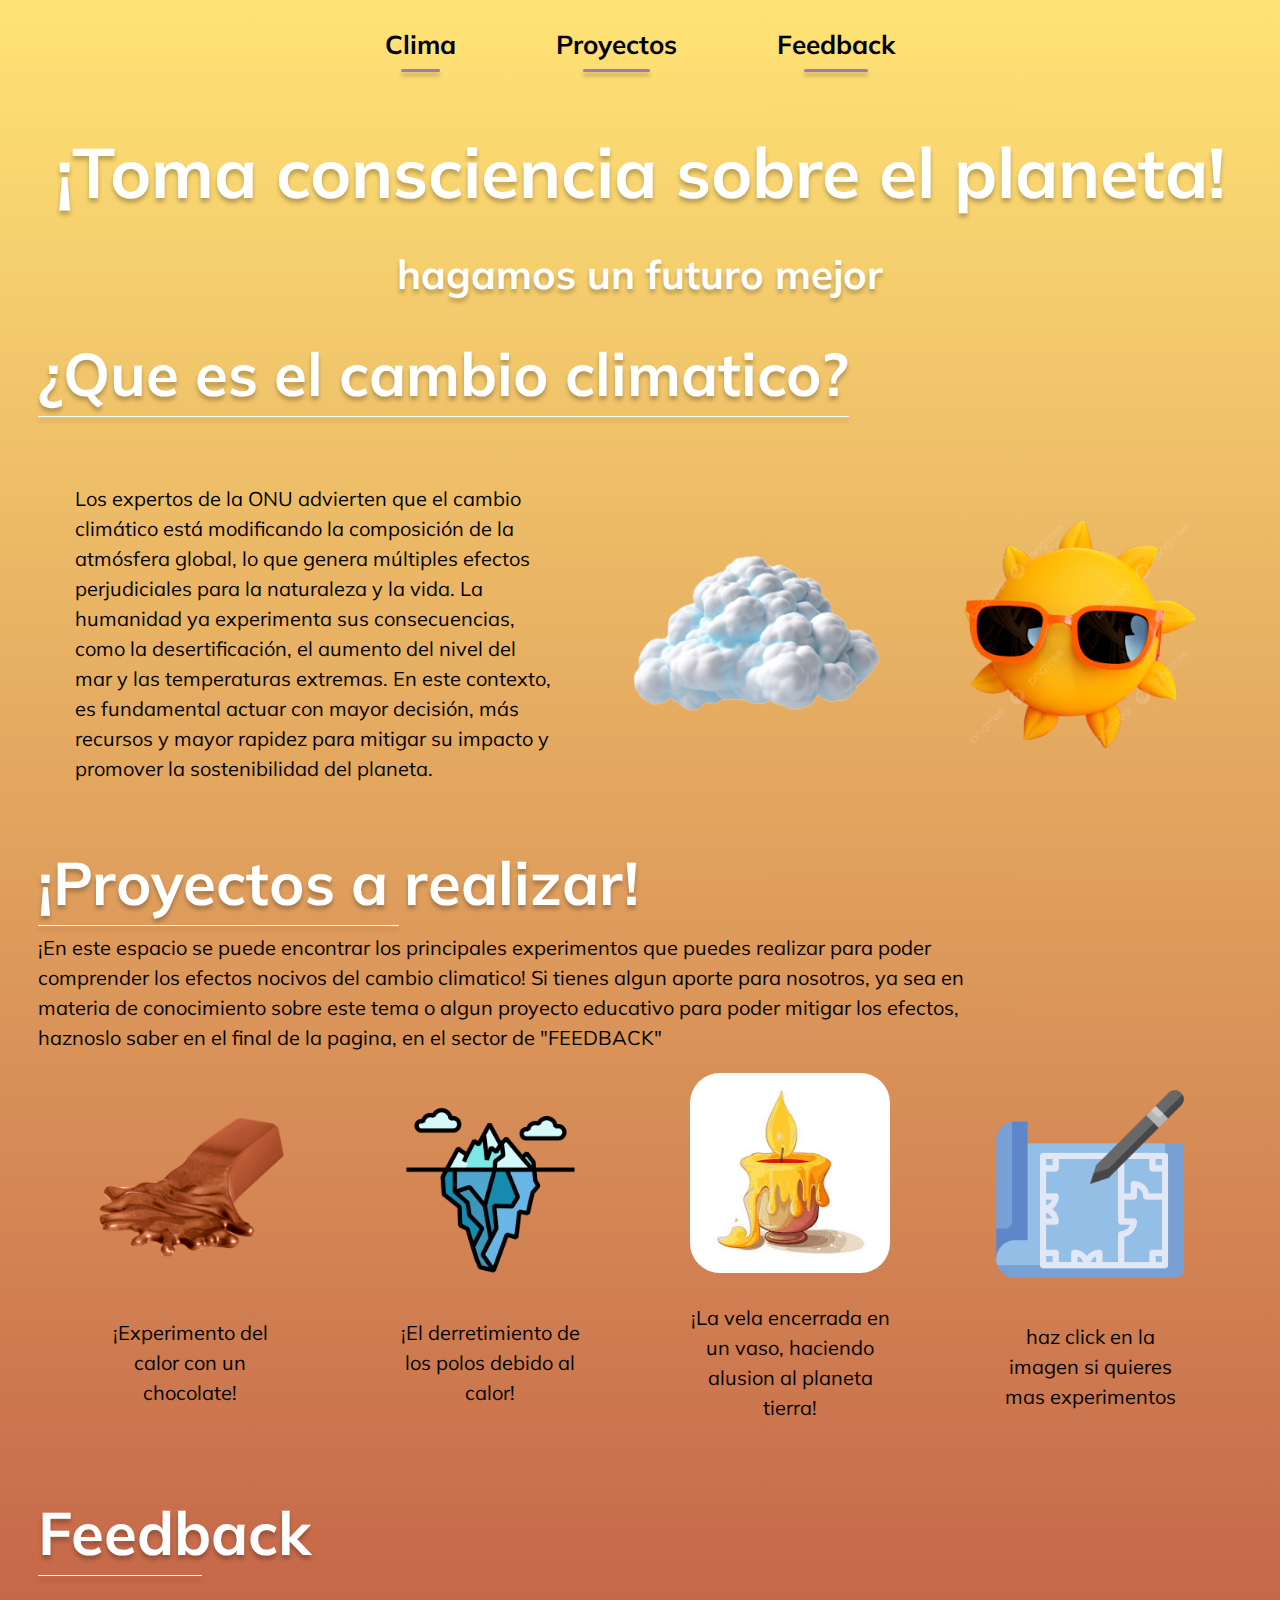
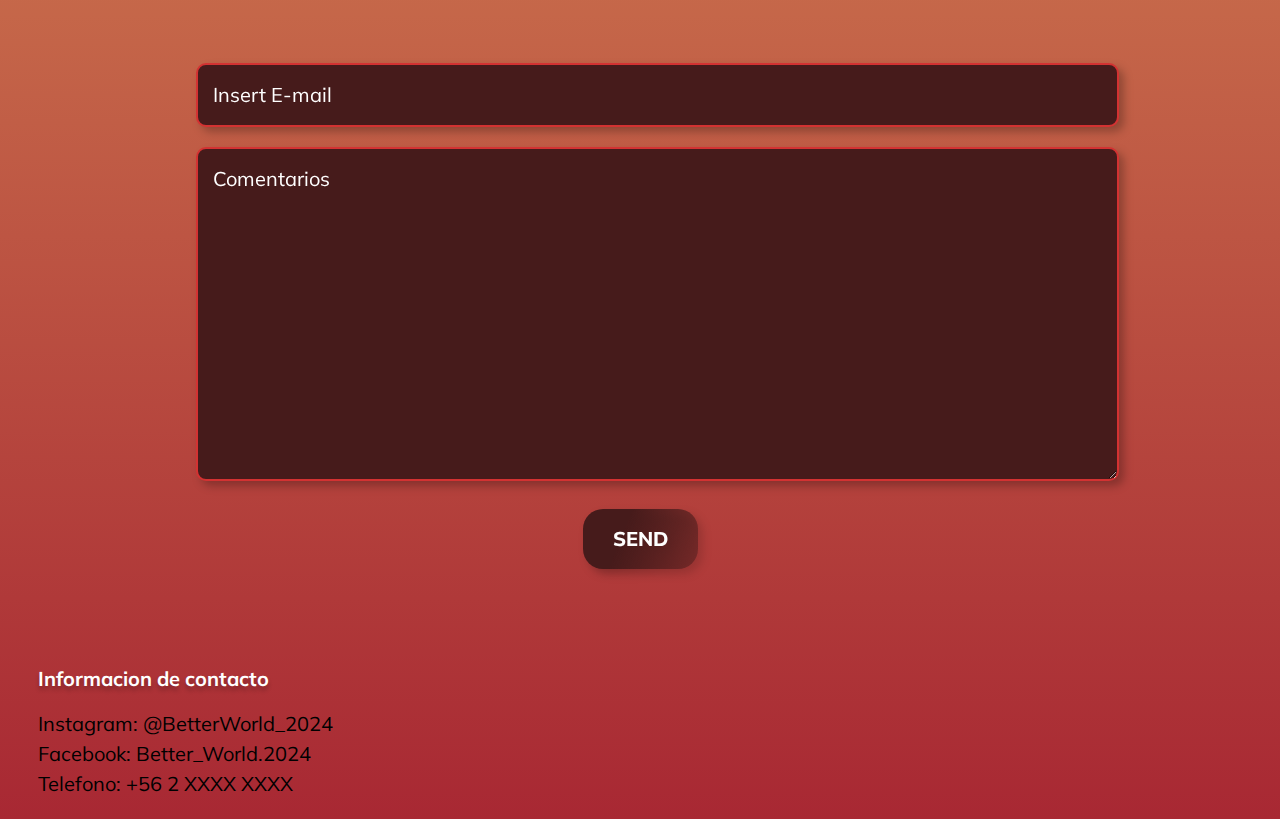
<file: portfolio-esp-main/templates/index.html>
<!DOCTYPE html>
<html lang="en">
  <head>
    <meta charset="UTF-8" />
    <meta
      name="viewport"
      content="width=device-width, user-scalable=no, initial-scale=1.0, maximum-scale=1.0, minimum-scale=1.0"
    />
    <meta http-equiv="X-UA-Compatible" content="ie=edge" />
    <link rel="stylesheet" href="../static/css/style.css" />
    <title>Better World</title>
  </head>
  <body>
    <header class="header">
      <nav class="header__nav main-nav">
        <ul class="main-nav__list main-list">
          <li class="main-list__item list-item">
            <a class="list-item__link" href="#info">Clima</a>
          </li>
          <li class="main-list__item list-item">
            <a class="list-item__link" href="#projects">Proyectos</a>
          </li>
          <li class="main-list__item list-item">
            <a class="list-item__link" href="#feedback">Feedback</a>
          </li>
        </ul>
      </nav>
    </header>
    <main class="main">
      <!-- Vista previa -->
      <section class="main__about" id="about">
        <h1 class="home__title">¡Toma consciencia sobre el planeta!</h1>
        <p class="home__subtitle">hagamos un futuro mejor</p>
      </section>
      <!-- Acerca de mí -->
      <section class="main__info info" id="info">
        <h2 class="about__title">¿Que es el cambio climatico?</h2>
        <div class="about__info info-block">
          <p class="info-block__text">
            Los expertos de la ONU advierten que el cambio climático está modificando la composición de la
            atmósfera global, lo que genera múltiples efectos perjudiciales para la naturaleza y la vida.
            La humanidad ya experimenta sus consecuencias, como la desertificación, el aumento del nivel
            del mar y las temperaturas extremas. En este contexto, es fundamental actuar con mayor
            decisión, más recursos y mayor rapidez para mitigar su impacto y promover la sostenibilidad del planeta.
          </p>
          <img
            class="info-block__img1"
            src="../static/img/NubeFinal.png"
            alt="me"
            width="250"
            height="250"
          />
          <img
            class="info-block__img2"
            src="../static/img/SolFinal.png"
            alt="me"
            width="250"
            height="250"
          />
        </div>
      </section>
      <!-- Sección de competencias -->
      <section class="main__projects projects" id="projects">
        <h2 class="projects__title">¡Proyectos a realizar!</h2>
        <p class= 'project-info__text'>
          ¡En este espacio se puede encontrar los principales experimentos que puedes realizar
          para poder comprender los efectos nocivos del cambio climatico!
          Si tienes algun aporte para nosotros, ya sea en materia de conocimiento sobre este tema
          o algun proyecto educativo para poder mitigar los efectos, haznoslo saber en el final de
          la pagina, en el sector de "FEEDBACK"
        </p>
          <ul class="projects__list projects-list">
            <li class="projects-list__project project">
              <img
                class="project__img"
                src="../static/img/ChocolateDerretido.png"
                alt="python"
                width="200"
                height="200"
              />
              <span class="project__info">¡Experimento del calor con un chocolate!</span>
              
            </li>
            <li class="projects-list__project project">
              <img
                class="project__img"
                src="../static/img/Iceberg.png"
                alt="discord"
                width="200"
                height="200"
              />
              <span class="project__info">¡El derretimiento de los polos debido al calor!</span>
            </li>
            <li class="projects-list__project project">
              <img
                class="project__img"
                src="../static/img/VelaEncerrada.jpeg"
                alt="html"
                width="200"
                height="200"
              />
              <span class="project__info">¡La vela encerrada en un vaso, haciendo alusion al planeta tierra!</span>
            </li>
            <li class="projects-list__project project">
              <a href="https://www.youtube.com/results?search_query=experimentos+sobre+el+calentamiento+global">
              <img
                class="project__img"
                src="../static/img/PlanosProyectos.png"
                alt="SQL"
                width="200"
                height="200"
              >
              </a>
              <span class="project__info"> haz click en la imagen si quieres mas experimentos</span>  
            </li>
          </ul>
      </section>
      <!-- Formulario de contacto -->
      <section class="main__feedback feedback" id="feedback">
        <h2 class="feedback__title">Feedback</h2>
        <form action="{{('feedback')}}" method="POST" class="feedback__form form">
          <label for="email">
            <input type="email" class="form__input" name="email" id="email" placeholder="Insert E-mail" required>
          </label>
          <label for="text">
            <textarea name="text" class="form__input" id="text" cols="70" rows="10" required placeholder="Comentarios"></textarea>
          </label>
          <button class="form__button" type="submit">SEND</button>
        </form>
      </section>
    </main>
    <!-- Pie de página con enlaces a redes sociales -->
    <footer>
      <h2 class="social__title" >Informacion de contacto</h2>
      <p class="social__text">
        Instagram: @BetterWorld_2024
        Facebook: Better_World.2024
        Telefono: +56 2 XXXX XXXX
      </p>
    </footer>
  </body>
</html>
</file>
<file: portfolio-esp-main/static/css/style.css>
@import url("https://fonts.googleapis.com/css2?family=Mulish:wght@400;700&display=swap");
body::-webkit-scrollbar {
  width: 0;
}

html {
  scroll-behavior: smooth;
}

body {
  margin: 0;
  padding: 0 3%;
  font-family: "Mulish", sans-serif;
  font-weight: 400;
  font-size: 20px;
  line-height: 30px;
  letter-spacing: 0em;
  background: linear-gradient(180deg, #ffe375 0%, #a82833 100%);
  color: #000000;
}

h1,
h2,
p {
  margin: 4;
}

h1,
h2 {
  font-weight: 700;
  font-size: 42px;
}

img {
  object-fit: contain;
}

a {
  text-decoration: none;
  color: inherit;
  transition: 0.2s;
}

ul {
  list-style: none;
  margin: 0;
  padding: 0;
}

.header {
  display: flex;
  justify-content: center;
  padding: 30px 0;
  width: 100%;
}

.main-list {
  display: flex;
  gap: 100px;
}

.list-item__link {
  position: relative;
  font-size: 26px;
  font-weight: 700;
  display: flex;
  flex-direction: column;
  align-items: center;
}

.list-item__link::after {
  position: absolute;
  transition: 0.2s;
  content: "";
  border-radius: 10px;
  width: 55%;
  height: 3px;
  bottom: -12px;
  background: #a178b9;
  box-shadow: 0px 4px 4px rgba(0, 0, 0, 0.25);
}

.list-item__link:hover::after {
  width: 100%;
}

.home {
  display: flex;
  flex-direction: column;
  justify-content: center;
  align-items: center;
  background-image: url(../img/developer.png);
  background-size: cover;
  padding: 10vh 10vw 80vh 10vw;
  background-position: center bottom;
  gap: 10px;
}

.home__title {
  letter-spacing: 0em;
  font-size: 70px;
  text-align: center;
  color: #ffffff;
  line-height: 1;
  text-shadow: 0px 4px 4px rgba(0, 0, 0, 0.25);
}

.home__subtitle {
  font-weight: 700;
  font-size: 40px;
  text-align: center;
  line-height: 1;
  color: #ffffff;
  text-shadow: 0px 4px 4px rgba(0, 0, 0, 0.25);
}

.about {
  margin-bottom: 200px;
}

.about__title {
  font-size: 60px;
  position: relative;
  text-align: start;
  color: #ffffff;
  line-height: 1;
  text-shadow: 0px 4px 4px rgba(0, 0, 0, 0.25);
  display: flex;
  flex-direction: column;
  width: fit-content;
  margin-bottom: 60px;
}

.about__title::after {
  position: absolute;
  content: "";
  border-radius: 10px;
  width: 100%;
  height: 1px;
  bottom: -13px;
  background: #fff;
  box-shadow: 0px 4px 4px rgba(0, 0, 0, 0.25);
}

.info-block {
  display: flex;
  justify-content: space-around;
}

.info-block__text {
  width: 40%;
}

.info-block__img1 {
  align-self: center;
}
.info-block__img2 {
  align-self: center;
}

.projects {
  margin-bottom: 30px;
  display: block;
  flex-direction: column;
  gap: 20px;
}

.projects__title {
  font-size: 60px;
  position: relative;
  text-align: left;
  color: #ffffff;
  line-height: 1;
  text-shadow: 0px 4px 4px rgba(0, 0, 0, 0.25);
  display: flex;
  flex-direction: column;
  width: fit-content;
  margin-bottom: 20px;
}

.projects__title::after {
  position: absolute;
  content: "";
  border-radius: 10px;
  width: 60%;
  height: 1px;
  bottom: -13px;
  background: #fff;
  box-shadow: 0px 4px 4px rgba(0, 0, 0, 0.25);
}

.project-info__text {
  width: 80%;
  align-self: normal;
  align-items: center;
}

.projects-list {
  display: flex;
  justify-content: center;
  gap: 100px;
  flex-wrap: wrap;
}

.project {
  display: flex;
  flex-direction: column;
  align-items: center;
  gap: 20px;
  text-align: center;
}

.project__info {
  width: 200px;
}

.project__button {
  font: inherit;
  font-weight: 700;
  color: #fff;
  background: none;
  border: none;
  cursor: pointer;
  transition: 2s;
}

.project__info:hover {
  color: #ffffff;
}

.project {
  display: flex;
  flex-direction: column;
  justify-content: center;
  align-items: center;
  gap: 30px;
}

.project__img{
  border-radius: 30px;
}

.project__link {
  font-size: 40px;
  font-weight: 700;
  display: flex;
  flex-direction: column;
  align-items: center;
}


.project__link:hover::after {
  width: 100%;
}

.plan__img {
  border-radius: 20px;
  position: top;
}

.feedback {
  margin-bottom: 100px;
  display: flex;
  flex-direction: column;
  gap: 80px;
}

.feedback__title {
  font-size: 60px;
  position: relative;
  text-align: left;
  color: #ffffff;
  line-height: 1;
  text-shadow: 0px 4px 4px rgba(0, 0, 0, 0.25);
  display: flex;
  flex-direction: column;
  width: fit-content;
  margin-bottom: 20px;
}

.feedback__title::after {
  position: absolute;
  content: "";
  border-radius: 10px;
  width: 60%;
  height: 1px;
  bottom: -13px;
  background: #fff;
  box-shadow: 0px 4px 4px rgba(0, 0, 0, 0.25);
}

.form {
  display: flex;
  flex-direction: column;
  align-self: center;
  align-items: center;
  gap: 20px;
}

.form label {
  width: 100%;
}

.form__input {
  width: 100%;
  font: inherit;
  background: #461b1b;
  border: 2px solid #d33232;
  color: #fff;
  padding: 15px;
  border-radius: 10px;
  filter: drop-shadow(5px 5px 4px rgba(0, 0, 0, 0.25));
}

.form__input::placeholder {
  color: #fff;
}

.form__input:active,
.form__input:focus,
.form__input:focus-visible {
  border: none;
}


.form__button {
  font: inherit;
  font-weight: 800;
  color: #fff;
  background: linear-gradient(111.97deg, #461b1b 35.63%, rgba(204, 139, 242, 0) 150.16%);
  filter: drop-shadow(5px 5px 4px rgba(0, 0, 0, 0.25));
  padding: 15px 30px;
  border-radius: 20px;
  border: none;
  cursor: pointer;
}

.social__title {
  font-size: 20px;
  position: relative;
  text-align: left;
  color: #ffffff;
  line-height: 1;
  text-shadow: 0px 4px 4px rgba(0, 0, 0, 0.25);
  display: flex;
  flex-direction: column;
  width: fit-content;
  margin-bottom: 20px;
}

.social__text {
  width: 25%;
}
</file>
